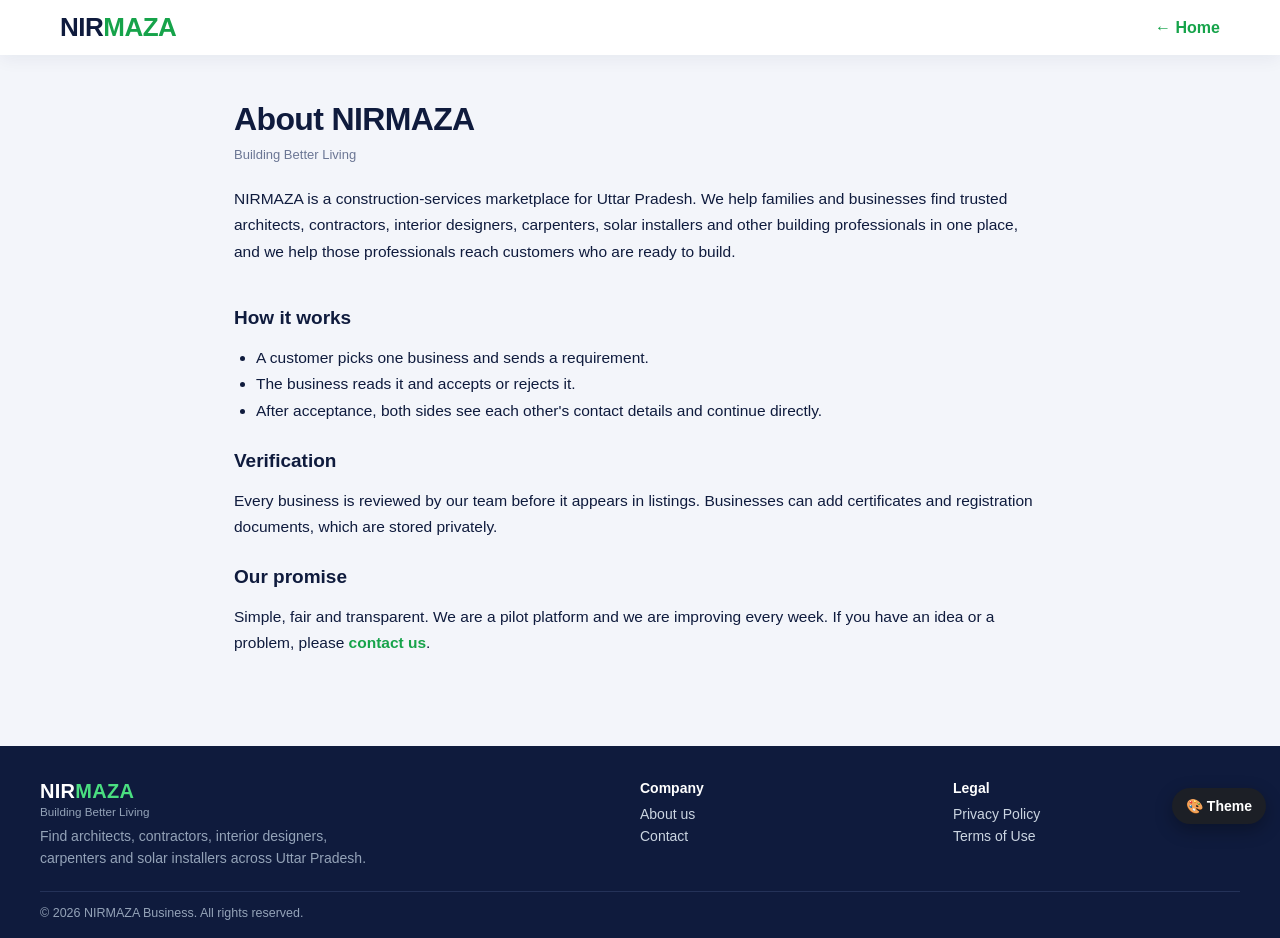
<file: about.html>
<!DOCTYPE html>
<html lang="en">
<head>
<meta charset="UTF-8">
<meta name="viewport" content="width=device-width, initial-scale=1">
<title>About us - NIRMAZA</title>
<link rel="manifest" href="manifest.webmanifest"><meta name="theme-color" content="#0e785a"><link rel="apple-touch-icon" href="icon-192.png"><meta name="apple-mobile-web-app-capable" content="yes"><script src="apps.js"></script><script src="theme.js"></script><script src="nz-ui.js"></script>
<link rel="stylesheet" href="plumbing.css">
<style>
  .doc{max-width:820px;margin:0 auto;padding:8px 4px 20px}.doc h1{font-size:32px;margin:18px 0 6px;letter-spacing:-.02em}.doc .upd{color:var(--muted);font-size:13px;margin:0 0 20px}
  .doc h2{font-size:19px;margin:26px 0 6px;color:var(--dark)}.doc p,.doc li{line-height:1.7;font-size:15.5px}.doc ul{padding-left:22px}
  .doc .box{background:#fff;border:1px solid var(--line);border-radius:20px;padding:20px 24px;margin:14px 0;box-shadow:0 8px 24px rgba(15,27,61,.06)}
  .g3{display:grid;grid-template-columns:repeat(auto-fit,minmax(220px,1fr));gap:14px;margin:16px 0}.g3 .box{margin:0}.g3 b{display:block;font-size:17px;margin-bottom:4px}
  .back{display:inline-block;margin-top:6px;font-weight:700}
</style>
</head>
<body>
<header><div class="bar"><a class="logo" href="index.html">NIR<span>MAZA</span></a><a href="index.html" class="back" style="margin:0">&larr; Home</a></div></header>
<main><div class="doc">
<h1>About NIRMAZA</h1><p class="upd">Building Better Living</p>
<p>NIRMAZA is a construction-services marketplace for Uttar Pradesh. We help families and businesses find trusted architects, contractors, interior designers, carpenters, solar installers and other building professionals in one place, and we help those professionals reach customers who are ready to build.</p>
<div class="g3"><div class="box"><b>For customers</b>Compare verified businesses, see real project photos and prices, and send your requirement to the one vendor you choose.</div>
<div class="box"><b>For professionals</b>List your business free, show your work, set your own prices and decide which requirements to accept.</div>
<div class="box"><b>Privacy first</b>Phone numbers and contact details are shared only after a vendor accepts your requirement.</div></div>
<h2>How it works</h2><ul><li>A customer picks one business and sends a requirement.</li><li>The business reads it and accepts or rejects it.</li><li>After acceptance, both sides see each other's contact details and continue directly.</li></ul>
<h2>Verification</h2><p>Every business is reviewed by our team before it appears in listings. Businesses can add certificates and registration documents, which are stored privately.</p>
<h2>Our promise</h2><p>Simple, fair and transparent. We are a pilot platform and we are improving every week. If you have an idea or a problem, please <a href="contact.html">contact us</a>.</p>
</div></main>
</body>
</html>
</file>
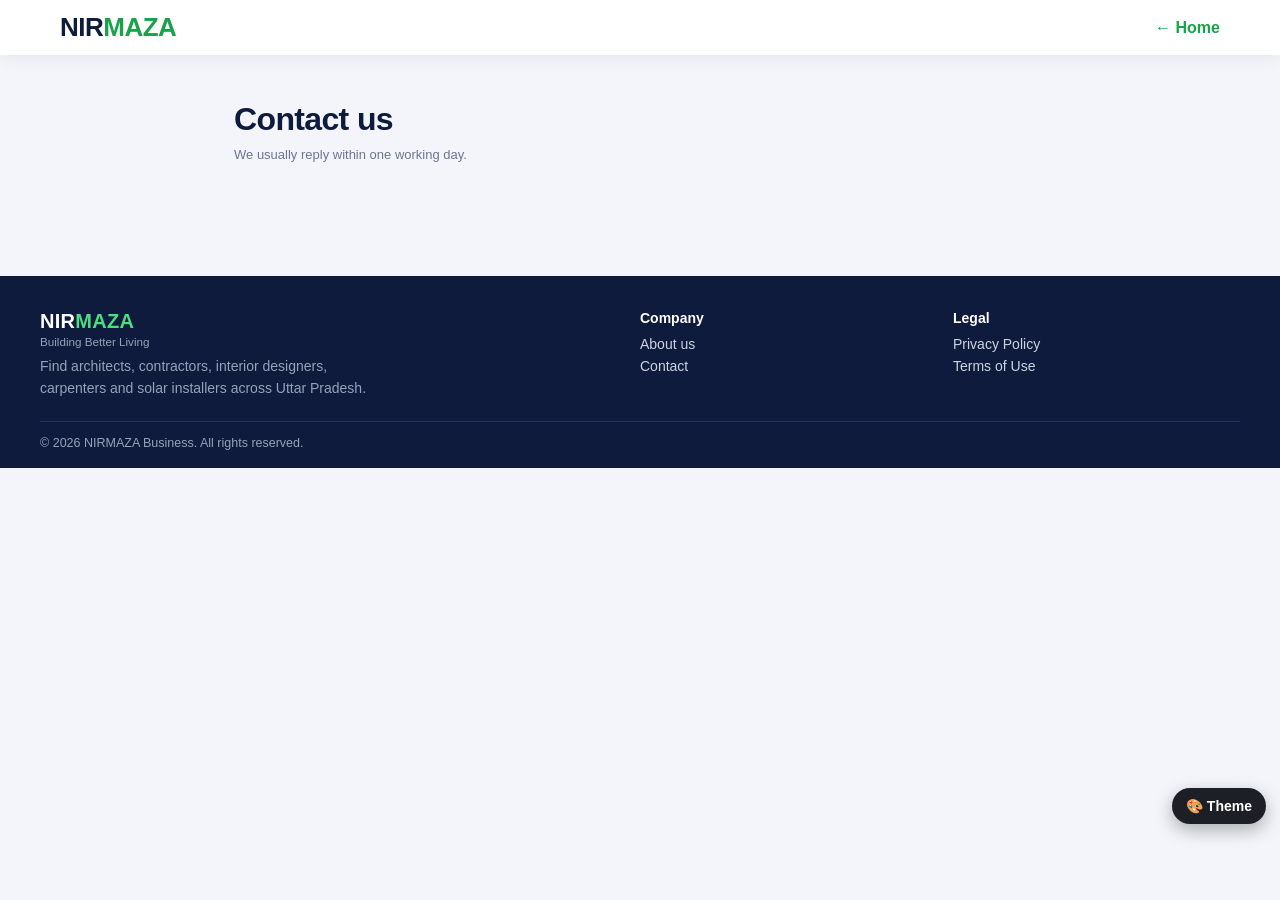
<file: contact.html>
<!DOCTYPE html>
<html lang="en">
<head>
<meta charset="UTF-8">
<meta name="viewport" content="width=device-width, initial-scale=1">
<title>Contact - NIRMAZA</title>
<link rel="manifest" href="manifest.webmanifest"><meta name="theme-color" content="#0e785a"><link rel="apple-touch-icon" href="icon-192.png"><meta name="apple-mobile-web-app-capable" content="yes"><script src="apps.js"></script><script src="theme.js"></script><script src="nz-ui.js"></script>
<link rel="stylesheet" href="plumbing.css">
<style>
  .doc{max-width:820px;margin:0 auto;padding:8px 4px 20px}.doc h1{font-size:32px;margin:18px 0 6px;letter-spacing:-.02em}.doc .upd{color:var(--muted);font-size:13px;margin:0 0 20px}
  .doc h2{font-size:19px;margin:26px 0 6px;color:var(--dark)}.doc p,.doc li{line-height:1.7;font-size:15.5px}.doc ul{padding-left:22px}
  .doc .box{background:#fff;border:1px solid var(--line);border-radius:20px;padding:20px 24px;margin:14px 0;box-shadow:0 8px 24px rgba(15,27,61,.06)}
  .g3{display:grid;grid-template-columns:repeat(auto-fit,minmax(220px,1fr));gap:14px;margin:16px 0}.g3 .box{margin:0}.g3 b{display:block;font-size:17px;margin-bottom:4px}
  .back{display:inline-block;margin-top:6px;font-weight:700}
</style>
</head>
<body>
<header><div class="bar"><a class="logo" href="index.html">NIR<span>MAZA</span></a><a href="index.html" class="back" style="margin:0">&larr; Home</a></div></header>
<main><div class="doc">
<h1>Contact us</h1><p class="upd">We usually reply within one working day.</p>
<div class="box" id="cbox"><p style="margin:0">Loading...</p></div>
<div class="g3"><div class="box"><b>I am a customer</b>Looking for a professional? Use the NIRMAZA customer app to send a requirement.</div>
<div class="box"><b>I am a business</b>Want to be listed? Create a free account in the NIRMAZA Business app.</div></div>
<script>
(function(){var c=(window.NZ&&NZ.CONTACT)||{},r=[];
if(c.email)r.push('<p><b>Email</b><br><a href="mailto:'+NZ.esc(c.email)+'">'+NZ.esc(c.email)+'</a></p>');
if(c.phone)r.push('<p><b>Phone</b><br><a href="tel:'+NZ.esc(c.phone)+'">'+NZ.esc(c.phone)+'</a></p>');
if(c.whatsapp)r.push('<p><b>WhatsApp</b><br><a href="https://wa.me/'+NZ.esc(String(c.whatsapp).replace(/\D/g,''))+'">'+NZ.esc(c.whatsapp)+'</a></p>');
if(c.address)r.push('<p><b>Location</b><br>'+NZ.esc(c.address)+'</p>');
document.getElementById('cbox').innerHTML=r.join('')||'<p style="margin:0">Please use the Send a requirement option below and we will get back to you.</p>';})();
</script>
</div></main>
</body>
</html>
</file>
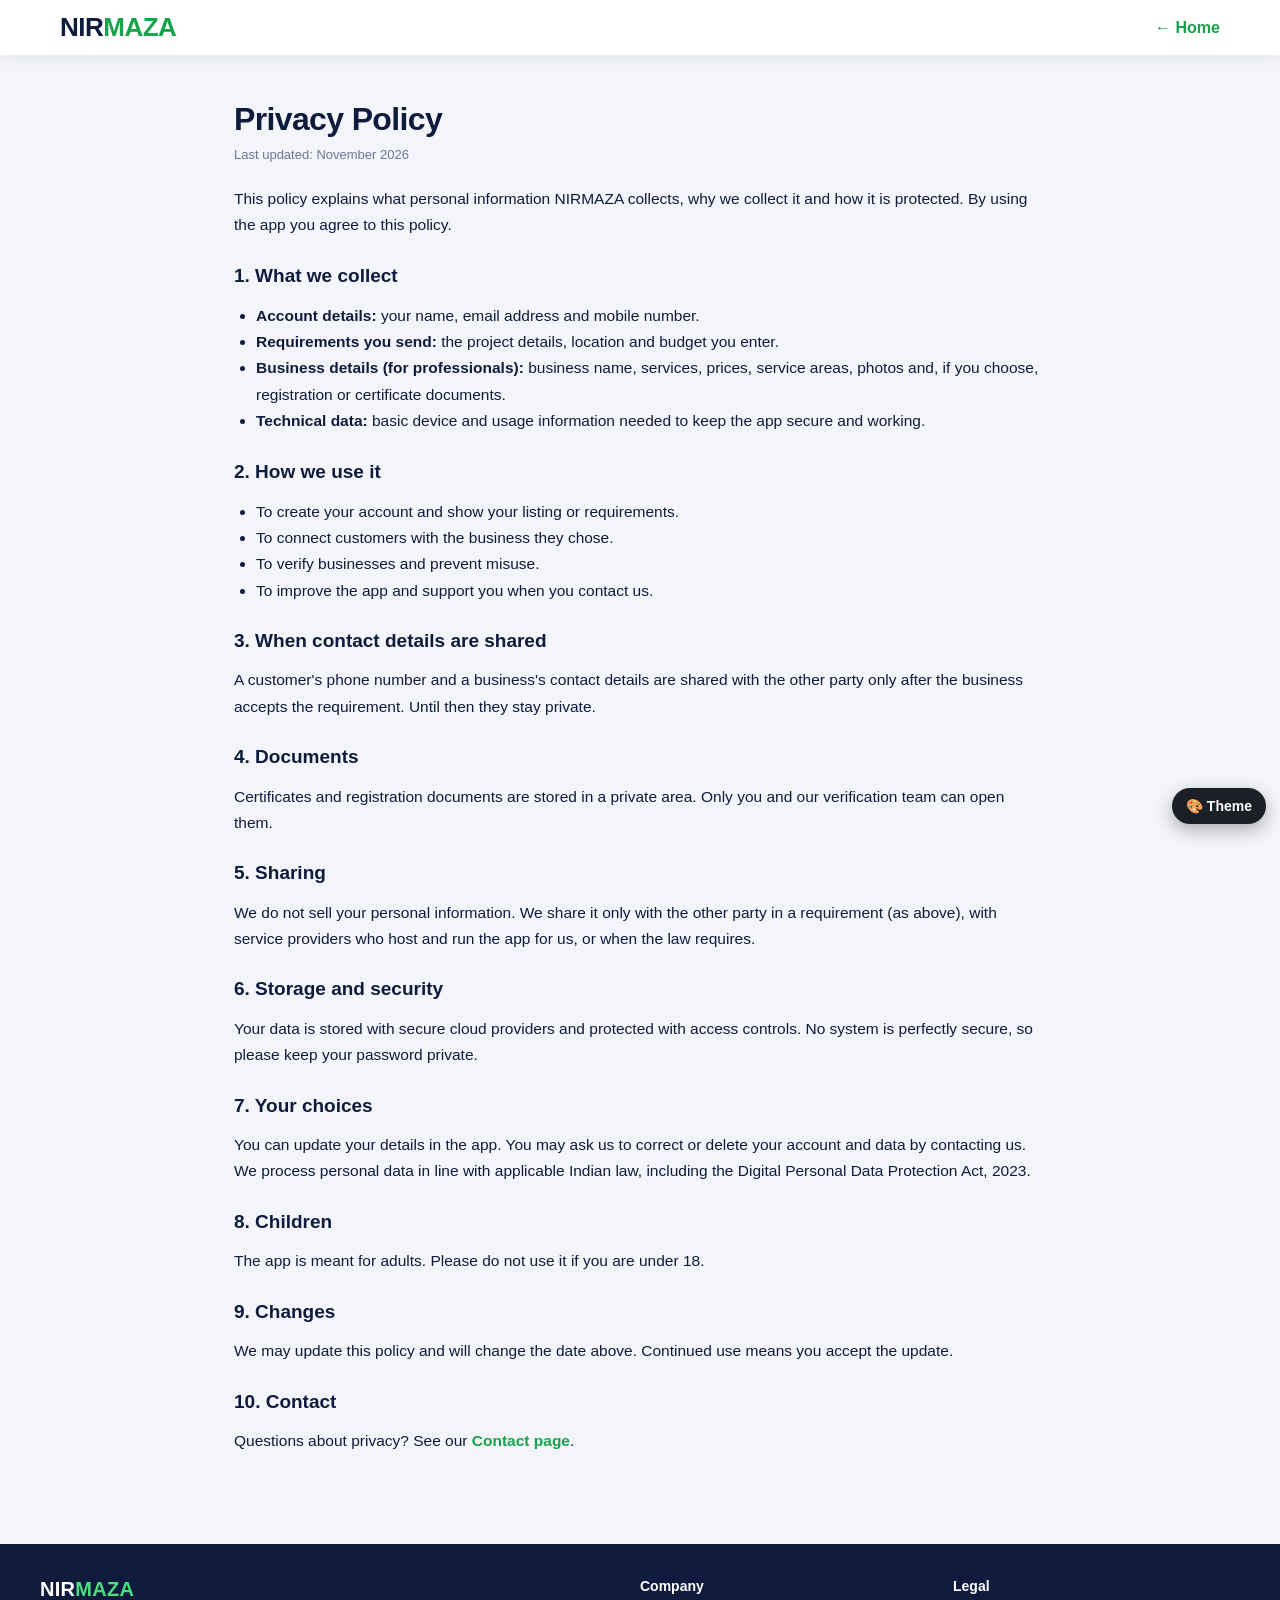
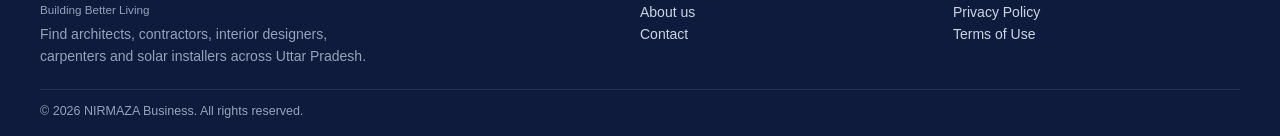
<file: privacy.html>
<!DOCTYPE html>
<html lang="en">
<head>
<meta charset="UTF-8">
<meta name="viewport" content="width=device-width, initial-scale=1">
<title>Privacy Policy - NIRMAZA</title>
<link rel="manifest" href="manifest.webmanifest"><meta name="theme-color" content="#0e785a"><link rel="apple-touch-icon" href="icon-192.png"><meta name="apple-mobile-web-app-capable" content="yes"><script src="apps.js"></script><script src="theme.js"></script><script src="nz-ui.js"></script>
<link rel="stylesheet" href="plumbing.css">
<style>
  .doc{max-width:820px;margin:0 auto;padding:8px 4px 20px}.doc h1{font-size:32px;margin:18px 0 6px;letter-spacing:-.02em}.doc .upd{color:var(--muted);font-size:13px;margin:0 0 20px}
  .doc h2{font-size:19px;margin:26px 0 6px;color:var(--dark)}.doc p,.doc li{line-height:1.7;font-size:15.5px}.doc ul{padding-left:22px}
  .doc .box{background:#fff;border:1px solid var(--line);border-radius:20px;padding:20px 24px;margin:14px 0;box-shadow:0 8px 24px rgba(15,27,61,.06)}
  .g3{display:grid;grid-template-columns:repeat(auto-fit,minmax(220px,1fr));gap:14px;margin:16px 0}.g3 .box{margin:0}.g3 b{display:block;font-size:17px;margin-bottom:4px}
  .back{display:inline-block;margin-top:6px;font-weight:700}
</style>
</head>
<body>
<header><div class="bar"><a class="logo" href="index.html">NIR<span>MAZA</span></a><a href="index.html" class="back" style="margin:0">&larr; Home</a></div></header>
<main><div class="doc">
<h1>Privacy Policy</h1><p class="upd">Last updated: November 2026</p>
<p>This policy explains what personal information NIRMAZA collects, why we collect it and how it is protected. By using the app you agree to this policy.</p>
<h2>1. What we collect</h2><ul><li><b>Account details:</b> your name, email address and mobile number.</li><li><b>Requirements you send:</b> the project details, location and budget you enter.</li><li><b>Business details (for professionals):</b> business name, services, prices, service areas, photos and, if you choose, registration or certificate documents.</li><li><b>Technical data:</b> basic device and usage information needed to keep the app secure and working.</li></ul>
<h2>2. How we use it</h2><ul><li>To create your account and show your listing or requirements.</li><li>To connect customers with the business they chose.</li><li>To verify businesses and prevent misuse.</li><li>To improve the app and support you when you contact us.</li></ul>
<h2>3. When contact details are shared</h2><p>A customer's phone number and a business's contact details are shared with the other party only after the business accepts the requirement. Until then they stay private.</p>
<h2>4. Documents</h2><p>Certificates and registration documents are stored in a private area. Only you and our verification team can open them.</p>
<h2>5. Sharing</h2><p>We do not sell your personal information. We share it only with the other party in a requirement (as above), with service providers who host and run the app for us, or when the law requires.</p>
<h2>6. Storage and security</h2><p>Your data is stored with secure cloud providers and protected with access controls. No system is perfectly secure, so please keep your password private.</p>
<h2>7. Your choices</h2><p>You can update your details in the app. You may ask us to correct or delete your account and data by contacting us. We process personal data in line with applicable Indian law, including the Digital Personal Data Protection Act, 2023.</p>
<h2>8. Children</h2><p>The app is meant for adults. Please do not use it if you are under 18.</p>
<h2>9. Changes</h2><p>We may update this policy and will change the date above. Continued use means you accept the update.</p>
<h2>10. Contact</h2><p>Questions about privacy? See our <a href="contact.html">Contact page</a>.</p>
</div></main>
</body>
</html>
</file>
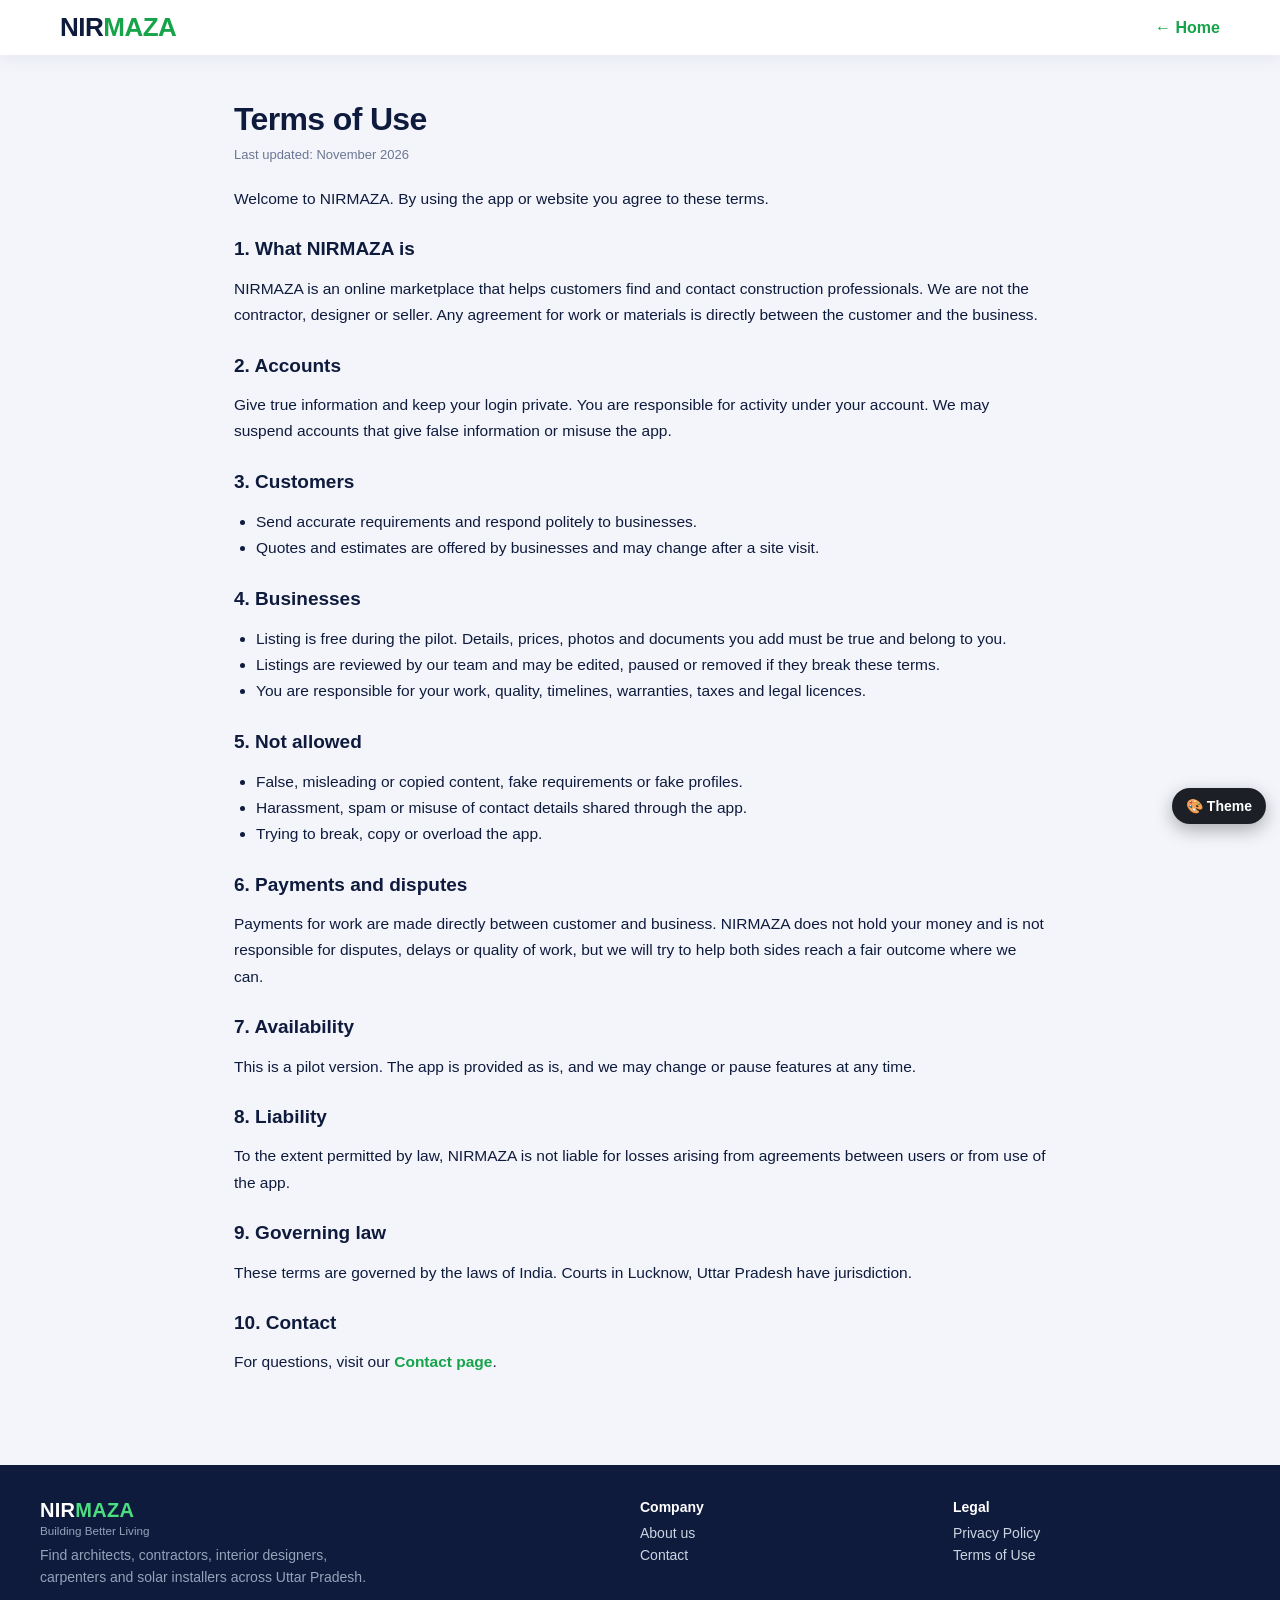
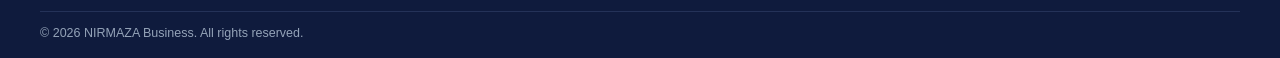
<file: terms.html>
<!DOCTYPE html>
<html lang="en">
<head>
<meta charset="UTF-8">
<meta name="viewport" content="width=device-width, initial-scale=1">
<title>Terms of Use - NIRMAZA</title>
<link rel="manifest" href="manifest.webmanifest"><meta name="theme-color" content="#0e785a"><link rel="apple-touch-icon" href="icon-192.png"><meta name="apple-mobile-web-app-capable" content="yes"><script src="apps.js"></script><script src="theme.js"></script><script src="nz-ui.js"></script>
<link rel="stylesheet" href="plumbing.css">
<style>
  .doc{max-width:820px;margin:0 auto;padding:8px 4px 20px}.doc h1{font-size:32px;margin:18px 0 6px;letter-spacing:-.02em}.doc .upd{color:var(--muted);font-size:13px;margin:0 0 20px}
  .doc h2{font-size:19px;margin:26px 0 6px;color:var(--dark)}.doc p,.doc li{line-height:1.7;font-size:15.5px}.doc ul{padding-left:22px}
  .doc .box{background:#fff;border:1px solid var(--line);border-radius:20px;padding:20px 24px;margin:14px 0;box-shadow:0 8px 24px rgba(15,27,61,.06)}
  .g3{display:grid;grid-template-columns:repeat(auto-fit,minmax(220px,1fr));gap:14px;margin:16px 0}.g3 .box{margin:0}.g3 b{display:block;font-size:17px;margin-bottom:4px}
  .back{display:inline-block;margin-top:6px;font-weight:700}
</style>
</head>
<body>
<header><div class="bar"><a class="logo" href="index.html">NIR<span>MAZA</span></a><a href="index.html" class="back" style="margin:0">&larr; Home</a></div></header>
<main><div class="doc">
<h1>Terms of Use</h1><p class="upd">Last updated: November 2026</p>
<p>Welcome to NIRMAZA. By using the app or website you agree to these terms.</p>
<h2>1. What NIRMAZA is</h2><p>NIRMAZA is an online marketplace that helps customers find and contact construction professionals. We are not the contractor, designer or seller. Any agreement for work or materials is directly between the customer and the business.</p>
<h2>2. Accounts</h2><p>Give true information and keep your login private. You are responsible for activity under your account. We may suspend accounts that give false information or misuse the app.</p>
<h2>3. Customers</h2><ul><li>Send accurate requirements and respond politely to businesses.</li><li>Quotes and estimates are offered by businesses and may change after a site visit.</li></ul>
<h2>4. Businesses</h2><ul><li>Listing is free during the pilot. Details, prices, photos and documents you add must be true and belong to you.</li><li>Listings are reviewed by our team and may be edited, paused or removed if they break these terms.</li><li>You are responsible for your work, quality, timelines, warranties, taxes and legal licences.</li></ul>
<h2>5. Not allowed</h2><ul><li>False, misleading or copied content, fake requirements or fake profiles.</li><li>Harassment, spam or misuse of contact details shared through the app.</li><li>Trying to break, copy or overload the app.</li></ul>
<h2>6. Payments and disputes</h2><p>Payments for work are made directly between customer and business. NIRMAZA does not hold your money and is not responsible for disputes, delays or quality of work, but we will try to help both sides reach a fair outcome where we can.</p>
<h2>7. Availability</h2><p>This is a pilot version. The app is provided as is, and we may change or pause features at any time.</p>
<h2>8. Liability</h2><p>To the extent permitted by law, NIRMAZA is not liable for losses arising from agreements between users or from use of the app.</p>
<h2>9. Governing law</h2><p>These terms are governed by the laws of India. Courts in Lucknow, Uttar Pradesh have jurisdiction.</p>
<h2>10. Contact</h2><p>For questions, visit our <a href="contact.html">Contact page</a>.</p>
</div></main>
</body>
</html>
</file>
<file: plumbing.css>
:root { --primary:#1769AA; --dark:#103B63; --light:#F4F7FA; --success:#20A477; --accent:#F5A623; --text:#1b2a3a; --muted:#5d6b7a; --line:#dde5ee; --danger:#b3261e; }
* { box-sizing: border-box; }
body { margin:0; font-family: Inter, Roboto, "Segoe UI", Arial, sans-serif; background: var(--light); color: var(--text); }
a { color: var(--primary); text-decoration: none; font-weight: 600; }
header { background:#fff; border-bottom:1px solid var(--line); position:sticky; top:0; z-index:20; }
.bar { max-width:1200px; margin:0 auto; padding:12px 20px; display:flex; justify-content:space-between; align-items:center; gap:12px; }
.logo { font-weight:800; font-size:26px; color:var(--primary); letter-spacing:-.5px; }
.logo span { color:var(--accent); }
main { max-width:1200px; margin:0 auto; padding:20px; }
.hero { background: linear-gradient(130deg,#103B63,#1769AA); color:#fff; border-radius:20px; padding:28px; margin-bottom:18px; }
.hero h1 { margin:0 0 8px; font-size:28px; }
.hero p { margin:0; opacity:.92; max-width:760px; }
.card { background:#fff; border:1px solid var(--line); border-radius:18px; padding:24px; margin-bottom:16px; box-shadow:0 2px 10px rgba(16,59,99,.05); }
.card h3 { margin:0 0 4px; color:var(--dark); font-size:19px; }
.sub { margin:0 0 6px; color:var(--muted); font-size:14px; }
.f { margin-top:16px; }
.f > label, .lbl { display:block; font-weight:600; font-size:14px; margin-bottom:6px; color:var(--dark); }
.req::after { content:" *"; color:var(--danger); }
input[type=text], input[type=number], input[type=tel], input[type=date], select, textarea { width:100%; padding:11px 13px; border:1px solid #c8d3df; border-radius:10px; font-size:16px; background:#fff; font-family:inherit; }
textarea { min-height:90px; resize:vertical; }
input:focus, select:focus, textarea:focus { outline:2px solid var(--primary); border-color:var(--primary); }
.f.bad input, .f.bad select, .f.bad textarea { border-color:var(--danger); }
.two { display:grid; grid-template-columns:1fr 1fr; gap:0 16px; }
.three { display:grid; grid-template-columns:1fr 1fr 1fr; gap:0 16px; }
.four { display:grid; grid-template-columns:repeat(4,1fr); gap:0 16px; }
.hint { color:var(--muted); font-size:12.5px; margin-top:5px; }
.err { color:var(--danger); font-size:13px; margin-top:5px; }
.inline { display:flex; align-items:center; gap:8px; margin-top:8px; font-size:14px; color:var(--muted); }
.inline input { width:18px; height:18px; }
.prefix-wrap { display:flex; }
.prefix { padding:11px 12px; border:1px solid #c8d3df; border-right:none; border-radius:10px 0 0 10px; background:var(--light); color:var(--muted); }
.prefix-wrap input { border-radius:0 10px 10px 0; }
.chips { display:flex; flex-wrap:wrap; gap:8px; }
.chip { position:relative; }
.chip input { position:absolute; opacity:0; pointer-events:none; }
.chip span { display:inline-block; border:1.5px solid var(--line); border-radius:20px; padding:8px 14px; font-size:14px; cursor:pointer; background:#fff; color:var(--dark); }
.chip input:checked + span { background:#eaf3fb; border-color:var(--primary); color:var(--primary); font-weight:600; }
.chip input:focus-visible + span { outline:2px solid var(--primary); }
.f.bad .chips { outline:1px dashed var(--danger); outline-offset:4px; border-radius:10px; }
.btn { border:none; background:var(--primary); color:#fff; font-size:16px; font-weight:700; padding:13px 24px; border-radius:12px; cursor:pointer; font-family:inherit; }
.btn:disabled { opacity:.6; cursor:wait; }
.btn.ghost { background:#eaf3fb; color:var(--primary); }
.btn.sm { font-size:14px; padding:8px 14px; border-radius:10px; }
.btn-link { display:inline-block; background:var(--primary); color:#fff; padding:12px 22px; border-radius:10px; margin-top:12px; }
.box { margin-top:16px; padding:12px 14px; border-radius:10px; font-size:14px; display:none; background:#fdecea; color:#8a1c13; }
.state { display:none; }
.center { text-align:center; padding:30px 10px; }
.tick { width:70px; height:70px; border-radius:50%; background:#e6f6f0; color:var(--success); font-size:38px; display:grid; place-items:center; margin:0 auto 14px; }
.lock { background:#fff7e6; border:1px solid #f3d9a4; color:#6b4a00; border-radius:12px; padding:12px 14px; font-size:14px; margin-top:12px; }
.summary { background:var(--light); border:1px solid var(--line); border-radius:12px; padding:14px; font-size:14px; white-space:pre-wrap; line-height:1.55; max-height:340px; overflow:auto; }
@media (max-width:700px) {
  main { padding:14px; }
  .hero { padding:20px; } .hero h1 { font-size:22px; }
  .two, .three, .four { grid-template-columns:1fr 1fr; }
  .two { grid-template-columns:1fr; }
  .card { padding:18px; }
}
@media (max-width:420px) { .three, .four { grid-template-columns:1fr; } }
</file>
